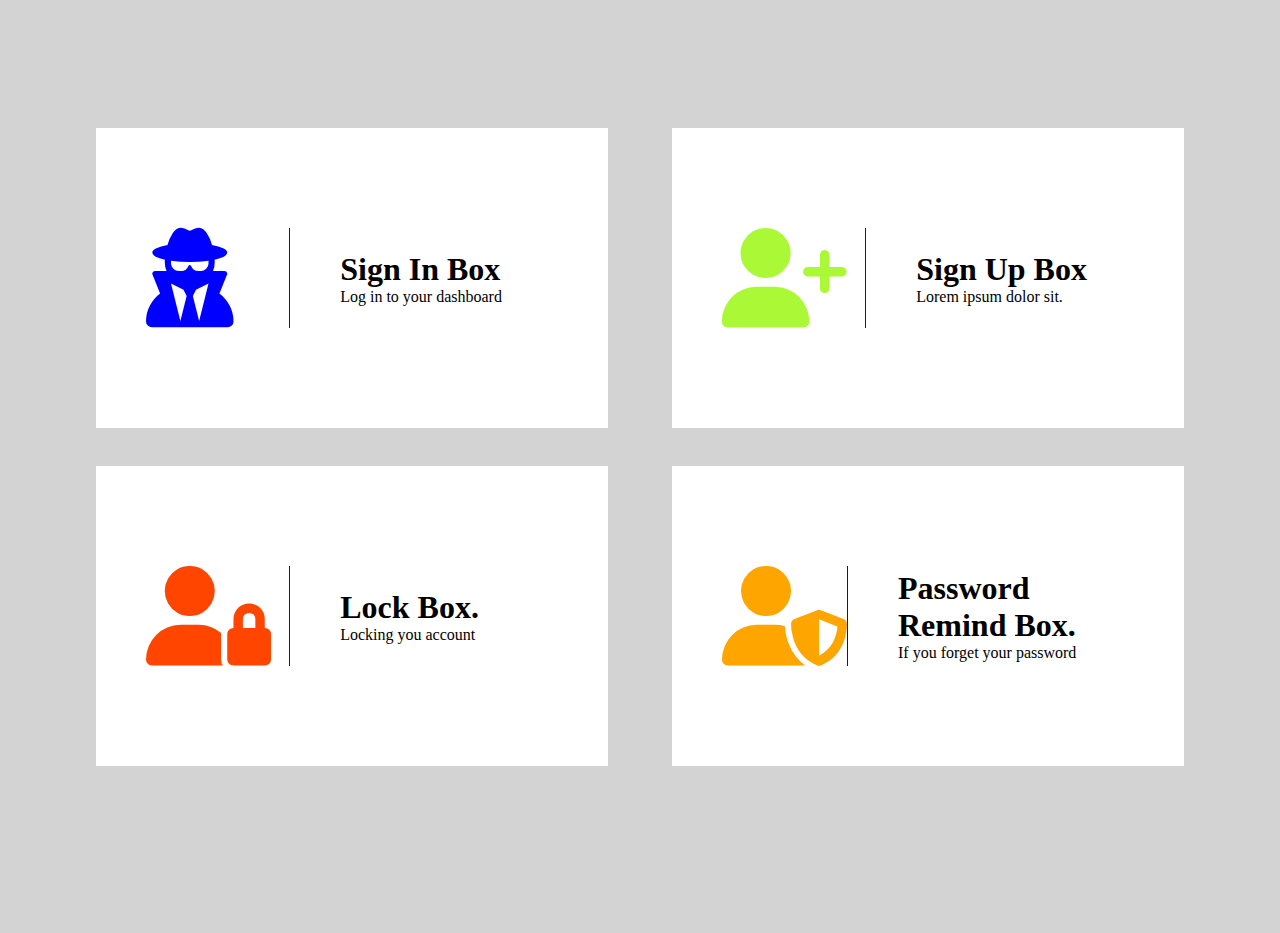
<file: index.html>
<!DOCTYPE html>
<html lang="en">
  <head>
    <meta charset="UTF-8" />
    <meta http-equiv="X-UA-Compatible" content="IE=edge" />
    <meta name="viewport" content="width=device-width, initial-scale=1.0" />
    <link rel="stylesheet" href="./css/index.css">
    <link
      rel="stylesheet"
      href="https://cdnjs.cloudflare.com/ajax/libs/font-awesome/6.5.2/css/all.min.css"
    />
    <title>Task 2</title>
  </head>
  <body>
    <div class="section">
      <div class="box">
        <div class="icon-content">
          <i class="fa-solid fa-user-secret" style="color: blue"></i>
        </div>

        <div class="text-content">
          <h1>Sign In Box</h1>
          <p>Log in to your dashboard</p>
        </div>
      </div>
      <div class="box">
        <div class="icon-content">
          <i class="fa-solid fa-user-plus" style="color: rgb(171, 249, 54)"></i>
        </div>

        <div class="text-content">
          <h1>Sign Up Box</h1>
          <p>Lorem ipsum dolor sit.</p>
        </div>
      </div>
      <div class="box">
        <div class="icon-content">
          <i class="fa-solid fa-user-lock" style="color: orangered"></i>
        </div>

        <div class="text-content">
          <h1>Lock Box.</h1>
          <p>Locking you account</p>
        </div>
      </div>
      <div class="box">
        <div class="icon-content">
          <i class="fa-solid fa-user-shield" style="color: orange"></i>
        </div>

        <div class="text-content">
          <h1>Password Remind Box.</h1>
          <p>If you forget your password</p>
        </div>
      </div>
    </div>
  </body>
</html>
</file>
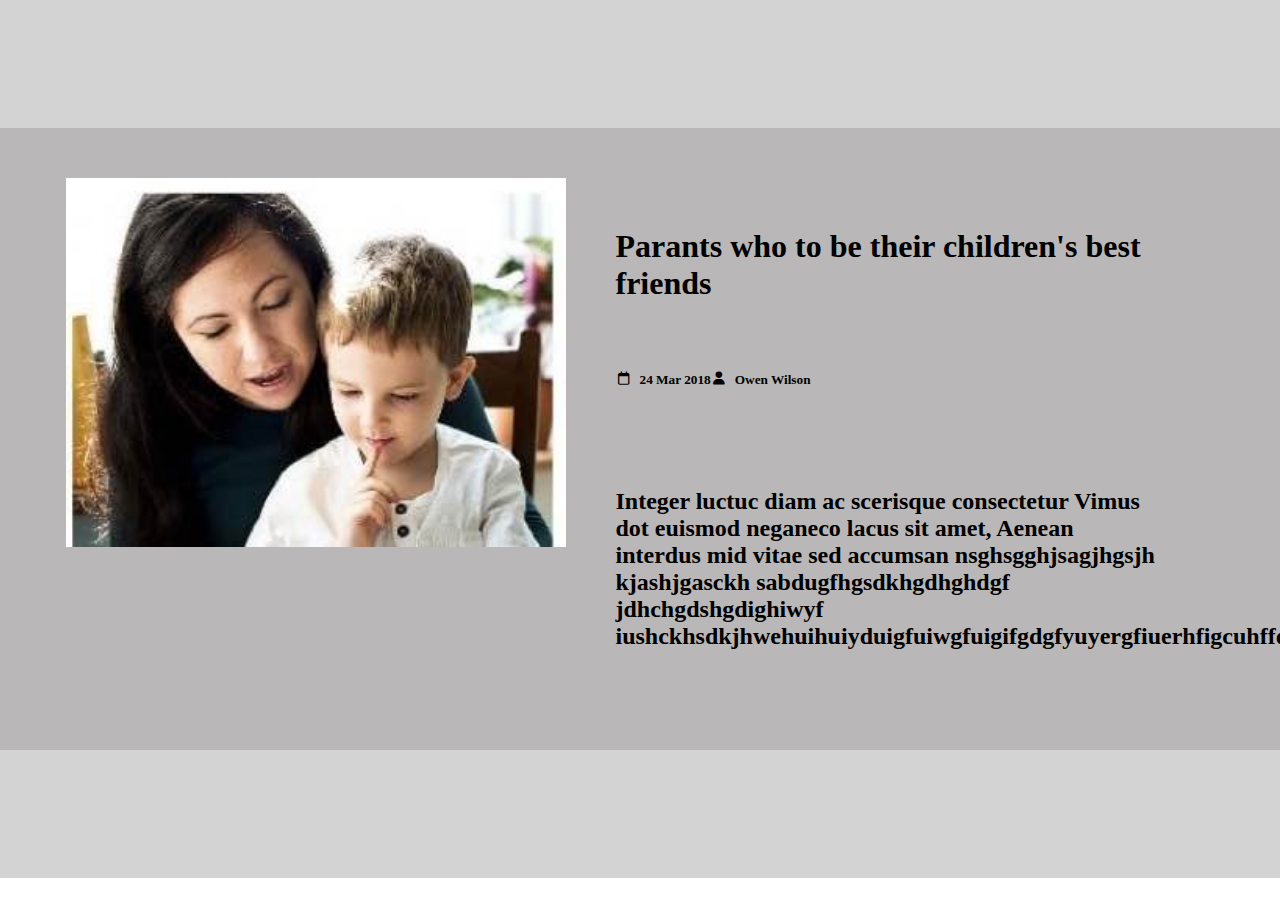
<file: task1.html>
<!DOCTYPE html>
<html lang="en">
  <head>
    <meta charset="UTF-8" />
    <meta http-equiv="X-UA-Compatible" content="IE=edge" />
    <meta name="viewport" content="width=device-width, initial-scale=1.0" />
    <link rel="stylesheet" href="./css/task1.css">
    <link
      rel="stylesheet"
      href="https://cdnjs.cloudflare.com/ajax/libs/font-awesome/6.5.2/css/all.min.css"
    />
    <title>Task1</title>
  </head>
  <body>
    <div class="section">
      <div class="box">
        <div class="img-content">
          <img src="./images/44444oto_2024-05-14_16-13-06.jpg" alt="Rasm" width="100" />
        </div>
        <div class="text-content">
          <h1>Parants who to be their children's best friends</h1>
          <h5>
            <i class="fa-regular fa-calendar"></i>24 Mar 2018
            <i class="fa-solid fa-user"></i> Owen Wilson
          </h5>
          <h2>
            Integer luctuc diam ac scerisque consectetur Vimus dot euismod
            neganeco lacus sit amet, Aenean interdus mid vitae sed accumsan nsghsgghjsagjhgsjh kjashjgasckh sabdugfhgsdkhgdhghdgf jdhchgdshgdighiwyf iushckhsdkjhwehuihuiyduigfuiwgfuigifgdgfyuyergfiuerhfigcuhffdffiufgfiuhjkdfhudhfuigrfiurgfyugih...
          </h2>
        </div>
      </div>
    </div>
  </body>
</html>
</file>
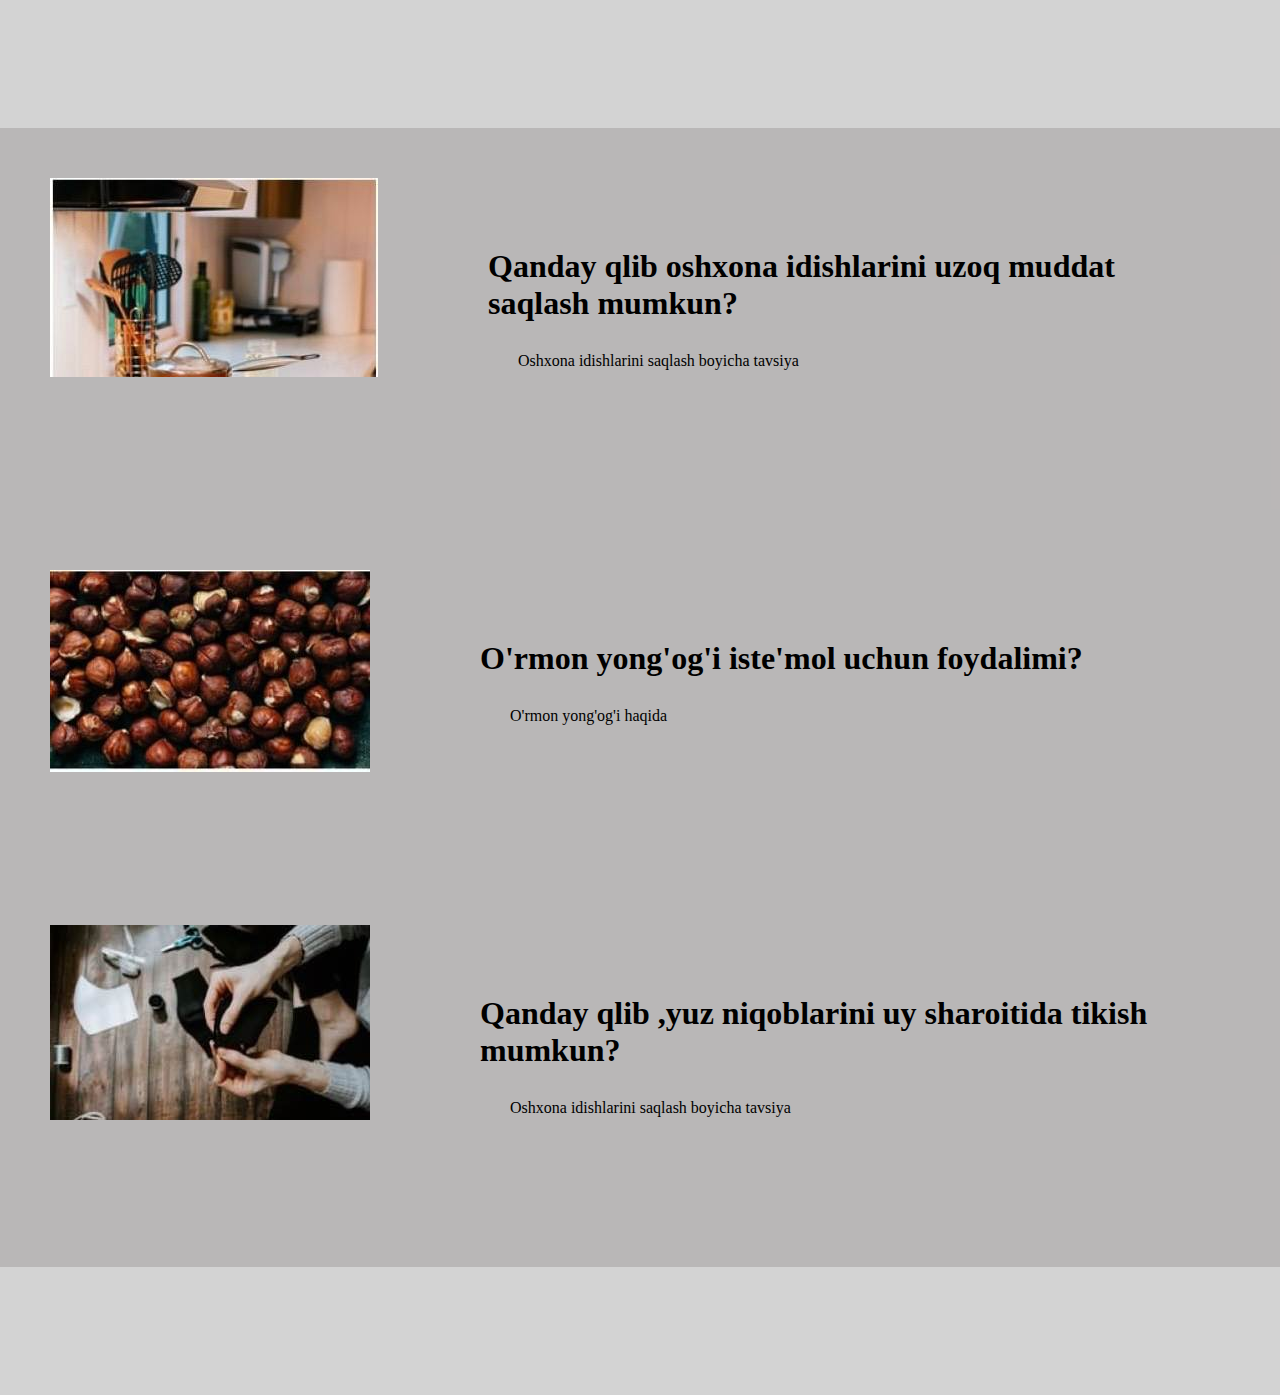
<file: task2.html>
<!DOCTYPE html>
<html lang="en">
<head>
    <meta charset="UTF-8">
    <meta name="viewport" content="width=device-width, initial-scale=1.0">
    <title>Task2</title>
    <link rel="stylesheet" href="./css/task2.css">
</head>
<body>
    <div class="container">
        <div class="box">
            <div class="img-continent">
                <img src="./images/57-05-14_16-45-07.jpg" alt="">
            </div>
            <div class="text-continent">
                <h1>
                    Qanday qlib oshxona idishlarini uzoq muddat saqlash mumkun?
                </h1>
                <p>Oshxona idishlarini saqlash boyicha tavsiya</p>
            </div>
        </div>

        <div class="box">
            <div class="img-continent">
                <img src="./images/56-05-14_16-45-06.jpg" alt="">
            </div>
            <div class="text-continent">
                <h1>
                   O'rmon yong'og'i iste'mol uchun foydalimi?
                </h1>
                <p>O'rmon yong'og'i haqida</p>
            </div>
        </div>

        <div class="box">
            <div class="img-continent">
                <img src="./images/55-05-14_16-45-06.jpg" alt="">
            </div>
            <div class="text-continent">
                <h1>
                    Qanday qlib ,yuz niqoblarini uy sharoitida tikish mumkun?
                </h1>
                <p>Oshxona idishlarini saqlash boyicha tavsiya</p>
            </div>
        </div>


    </div>
    
</body>
</html>
</file>
<file: css/index.css>
*{
    padding: 0;
    margin: 0;
    box-sizing: border-box;
}
  .section {
    background-color: lightgrey;
    width: 100%;
    display: flex;
    flex-wrap: wrap;
    justify-content: center;
    padding: 10% 0;
    gap: 5%;
  }
  .box {
    background-color: white;
    display: flex;
    align-items: center;
    width: 40%;
    margin-bottom: 3%;
    height: 300px;
    padding: 50px;
  }
  
  .icon-content i {
    width: 35%;
    font-size: 100px;
  }
  
  .icon-content {
    border-right: 1px solid blue;
    margin-right: 50px;
    width: 35%;
  }
</file>
<file: css/task1.css>
* {
    margin: 0;
    padding: 0;
    box-sizing: border-box;
  }
  
  .section {
    background-color: lightgrey;
    width: 100%;
    display: flex;
    justify-content: center;
    padding: 10% 0;
  }
  
  .box {
    justify-content: center;
    flex-wrap: wrap;
    align-content: center;
    display: flex;
    padding: 50px;
    background-color: rgba(127, 119, 119, 0.301);
  }
  
  img {
    width: 100%;
  }
  
  .img-content {
    width: 500px;
  }
  .text-content {
    align-items: center;
    padding: 50px;
    width: 55%;
  }
  
  h5 {
    padding-top: 70px;
    display: flex;
    flex-wrap: wrap;
  }
  
  .text-content i {
    padding-right: 10px;
    padding-left: 2px;
  }
  
  .text-content h2 {
    padding-top: 100px;
  }
</file>
<file: css/task2.css>
*{
    padding: 0;
    margin: 0;
    box-sizing: border-box;
}
.container {
    background-color: lightgrey;
    width: 100%;
    /* height: 100vh; */
    display: flex;
    flex-direction: column;
    /* justify-content: center; */
    padding: 10% 0;
  }
.box {
    padding: 50px;
    background-color: rgba(127, 119, 119, 0.301);
    text-align: left;
    display: flex;
    gap: 40px;
}
.text-continent{
    gap: 25px;
    padding: 70px;
}
p{
    padding: 30px;
}
</file>
